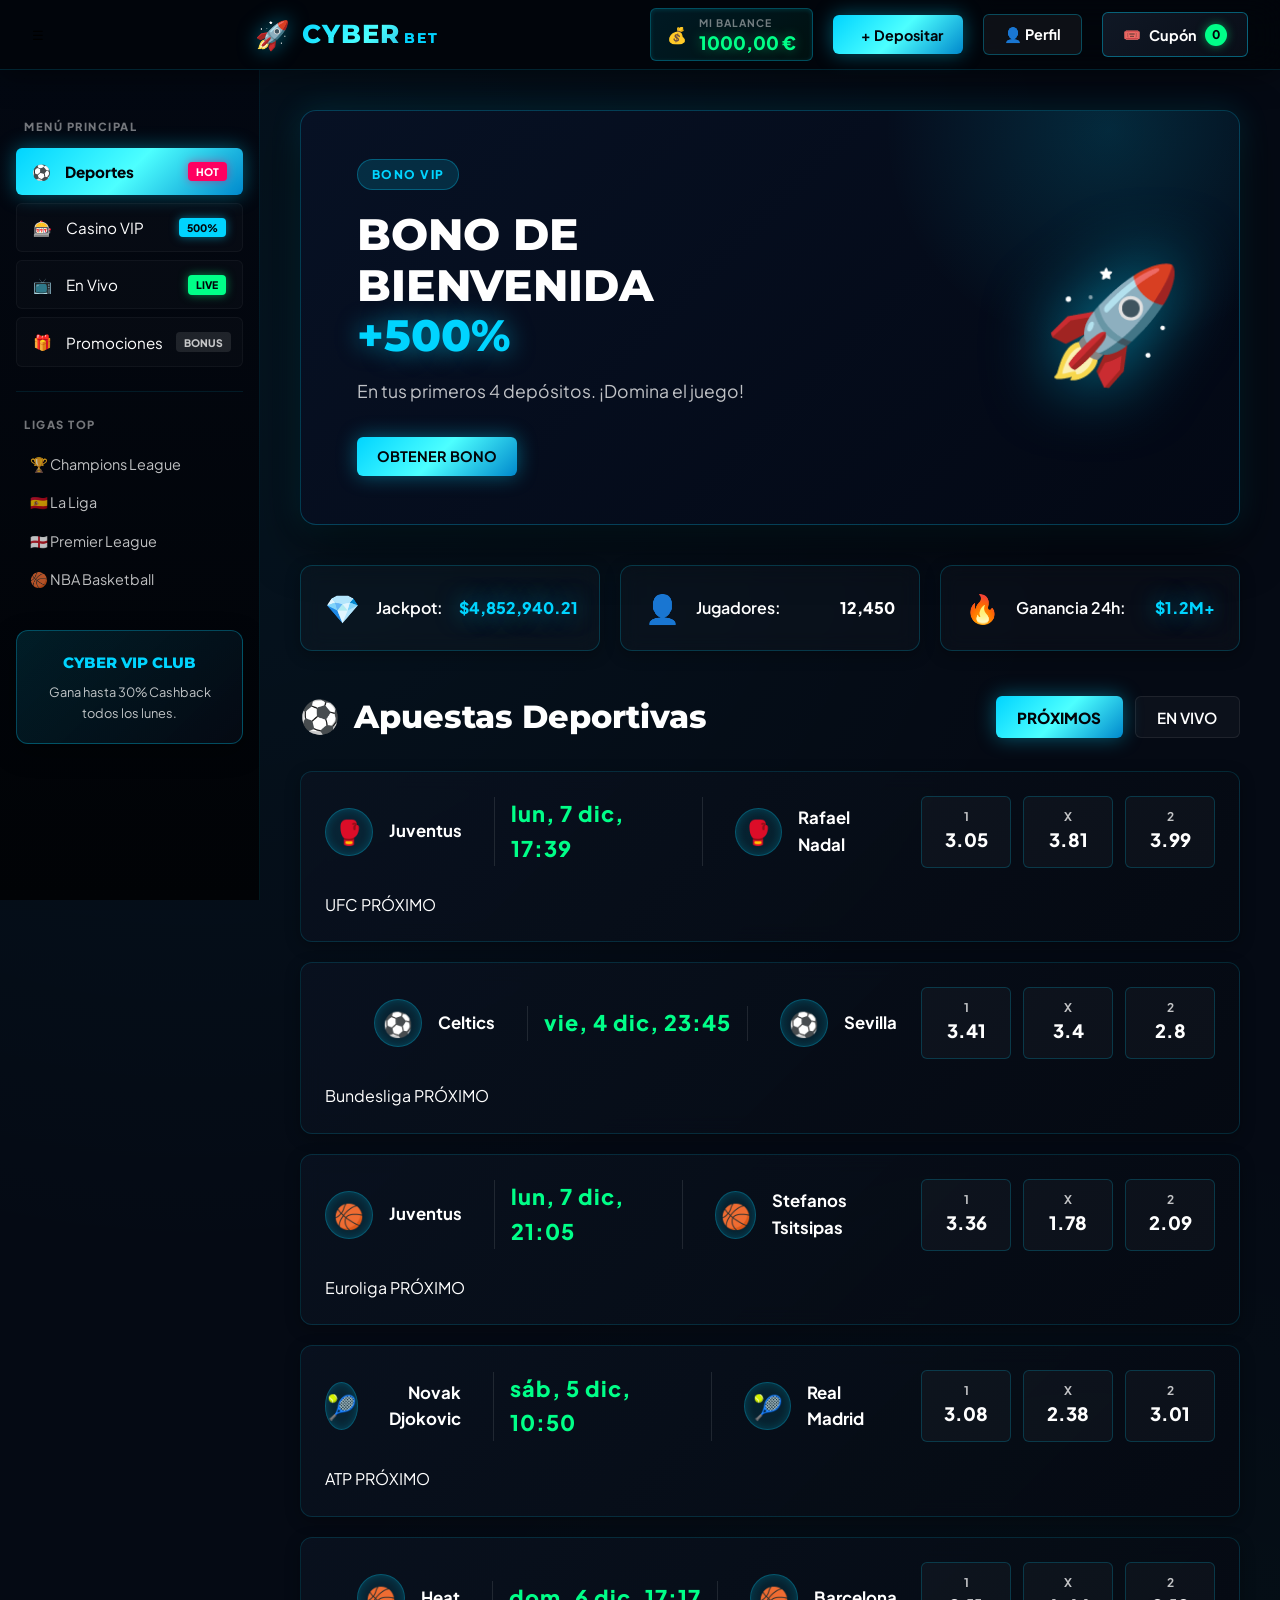
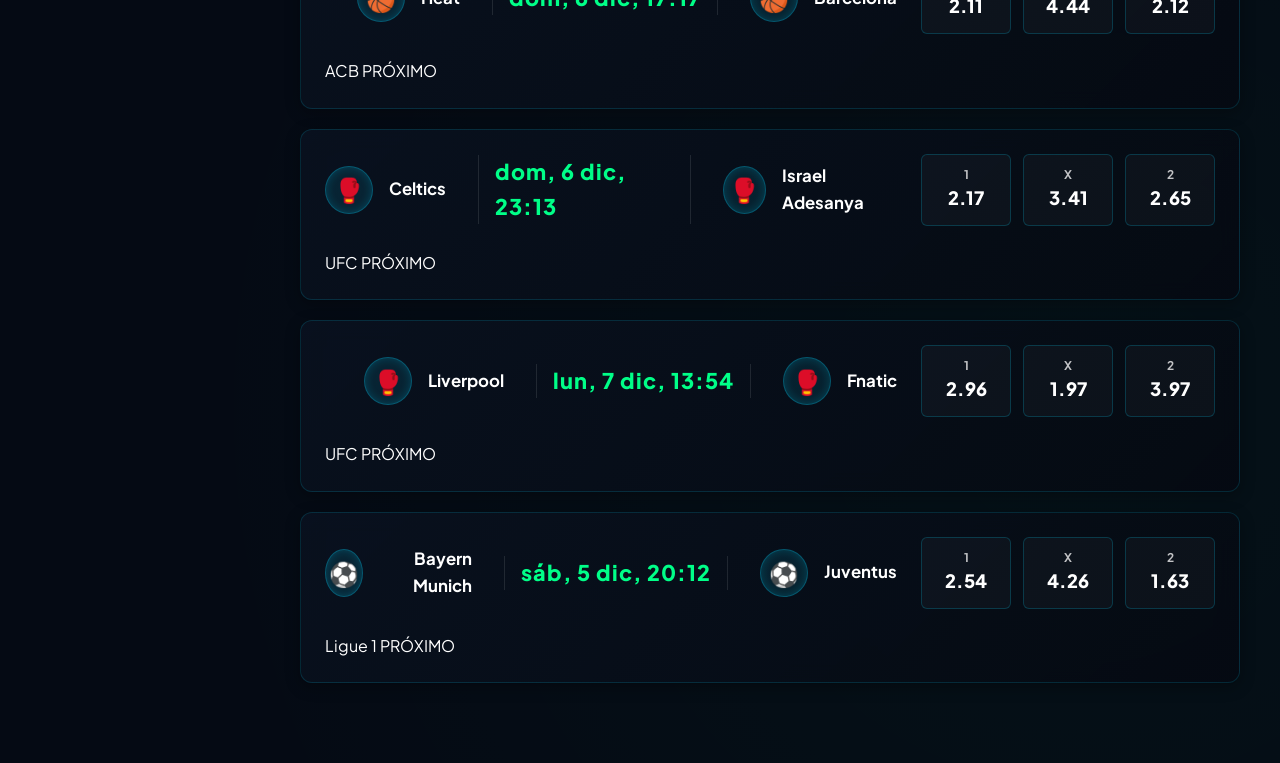
<file: PAGINA APUESTAS/index.html>
<!DOCTYPE html>
<html lang="es">
<head>
    <meta charset="UTF-8">
    <meta name="viewport" content="width=device-width, initial-scale=1.0">
    <title>Casa de Apuestas - Deportes y Casino</title>
    <link rel="preconnect" href="https://fonts.googleapis.com">
    <link rel="preconnect" href="https://fonts.gstatic.com" crossorigin>
    <link href="https://fonts.googleapis.com/css2?family=Montserrat:wght@400;500;600;700;800&family=Plus+Jakarta+Sans:wght@400;500;600;700;800&display=swap" rel="stylesheet">
    <link rel="stylesheet" href="css/variables.css">
    <link rel="stylesheet" href="css/main.css">
    <link rel="stylesheet" href="css/components.css">
    <link rel="stylesheet" href="css/sports.css">
    <link rel="stylesheet" href="css/casino.css">
</head>
<body>
    <div id="app">
        <!-- Header -->
        <header class="app-header">
            <div class="header-content">
                <button id="sidebar-toggle" class="btn-icon mobile-only" aria-label="Menu">☰</button>
                <div class="logo">
                    <span class="logo-icon">🚀</span>
                    <span class="logo-text">CYBER<span class="gold-sub">BET</span></span>
                </div>
                <div class="header-actions">
                    <div class="balance-display">
                        <span class="balance-icon">💰</span>
                        <div class="balance-info">
                            <span class="balance-label">MI BALANCE</span>
                            <span id="balance-amount" class="balance-num">$1,000.00</span>
                        </div>
                    </div>
                    <button id="deposit-btn" class="btn btn-primary"><span class="btn-glow"></span>+ Depositar</button>
                    <button id="profile-btn" class="btn btn-secondary">👤 Perfil</button>
                    <button id="bet-slip-toggle" class="btn btn-betslip">
                        <span class="slip-icon">🎟️</span>
                        <span class="slip-text">Cupón</span>
                        <span id="bet-count-badge" class="badge-count">0</span>
                    </button>
                </div>
            </div>
        </header>

        <!-- Navigation Sidebar -->
        <nav class="sidebar">
            <div class="sidebar-category-label">MENÚ PRINCIPAL</div>
            <ul class="sidebar-menu">
                <li><button class="sidebar-item active" data-section="sports"><span>⚽</span> Deportes <span class="nav-badge hot">HOT</span></button></li>
                <li><button class="sidebar-item" data-section="casino"><span>🎰</span> Casino VIP <span class="nav-badge gold">500%</span></button></li>
                <li><button class="sidebar-item" data-section="live"><span>📺</span> En Vivo <span class="nav-badge live">LIVE</span></button></li>
                <li><button class="sidebar-item" data-section="promotions"><span>🎁</span> Promociones <span class="nav-badge">BONUS</span></button></li>
            </ul>

            <div class="sidebar-divider"></div>
            <div class="sidebar-category-label">LIGAS TOP</div>
            <ul class="sidebar-menu top-leagues">
                <li><button class="sidebar-subitem" data-league="Champions League">🏆 Champions League</button></li>
                <li><button class="sidebar-subitem" data-league="La Liga">🇪🇸 La Liga</button></li>
                <li><button class="sidebar-subitem" data-league="Premier League">🏴󠁧󠁢󠁥󠁮󠁧󠁿 Premier League</button></li>
                <li><button class="sidebar-subitem" data-league="NBA">🏀 NBA Basketball</button></li>
            </ul>

            <div class="sidebar-banner">
                <div class="banner-title">CYBER VIP CLUB</div>
                <p>Gana hasta 30% Cashback todos los lunes.</p>
            </div>
        </nav>

        <!-- Main Content Area -->
        <main class="main-content">
            <!-- Hero Banner -->
            <div class="hero-banner">
                <div class="hero-content">
                    <span class="hero-badge">BONO VIP</span>
                    <h1>BONO DE BIENVENIDA <span class="text-gold">+500%</span></h1>
                    <p>En tus primeros 4 depósitos. ¡Domina el juego!</p>
                    <button class="btn btn-primary btn-lg">OBTENER BONO</button>
                </div>
                <div class="hero-image">
                    <div class="gold-glow"></div>
                    <span class="big-icon">🚀</span>
                </div>
            </div>

            <!-- Stats Ticker -->
            <div class="stats-ticker">
                <div class="ticker-item"><span class="icon">💎</span> Jackpot: <span class="value text-gold" id="jackpot-counter">$4,852,940.21</span></div>
                <div class="ticker-item"><span class="icon">👤</span> Jugadores: <span class="value">12,450</span></div>
                <div class="ticker-item"><span class="icon">🔥</span> Ganancia 24h: <span class="value text-gold">$1.2M+</span></div>
            </div>

            <!-- Sports Betting Section -->
            <section id="sports-section" class="section active">
                <div class="section-header">
                    <h2><span class="icon">⚽</span> Apuestas Deportivas</h2>
                    <div class="section-tabs">
                        <button class="tab active" data-sport="upcoming">PRÓXIMOS</button>
                        <button class="tab" data-sport="live">EN VIVO</button>
                    </div>
                </div>
                <div id="sports-container" class="sports-container">
                    <!-- Sports cards will be injected here -->
                </div>
            </section>

            <!-- Casino Section -->
            <section id="casino-section" class="section">
                <div class="section-header">
                    <h2><span class="icon">🎰</span> Casino VIP</h2>
                    <div class="casino-tabs">
                        <button class="tab active" data-game="slots">TRAGAMONEDAS</button>
                        <button class="tab" data-game="roulette">RULETA</button>
                        <button class="tab" data-game="blackjack">BLACKJACK</button>
                        <button class="tab" data-game="crash">CRASH</button>
                    </div>
                </div>
                <div id="casino-container" class="casino-container">
                    <div id="slots-game" class="casino-game-wrapper"></div>
                    <div id="roulette-game" class="casino-game-wrapper"></div>
                    <div id="blackjack-game" class="casino-game-wrapper"></div>
                    <div id="crash-game" class="casino-game-wrapper"></div>
                </div>
            </section>

            <!-- Live Section -->
            <section id="live-section" class="section">
                <div class="section-header">
                    <h2><span class="icon">📺</span> Eventos en Vivo</h2>
                </div>
                <div id="live-container" class="sports-container">
                    <!-- Live sports cards will be injected here -->
                </div>
            </section>

            <!-- Promotions Section -->
            <section id="promotions-section" class="section">
                <div class="section-header">
                    <h2><span class="icon">🎁</span> Ofertas y Promociones</h2>
                </div>
                <div class="promotions-grid">
                    <div class="promo-card gold-border">
                        <div class="promo-badge">HOT</div>
                        <h3>Cashback 30%</h3>
                        <p>Recupera hasta el 30% de tus pérdidas semanales en casino.</p>
                        <button class="btn btn-secondary btn-sm">SABER MÁS</button>
                    </div>
                    <div class="promo-card">
                        <h3>Bono Express</h3>
                        <p>Aumenta tus cuotas hasta un 15% en apuestas combinadas.</p>
                        <button class="btn btn-secondary btn-sm">SABER MÁS</button>
                    </div>
                    <div class="promo-card">
                        <h3>Torneo Slots</h3>
                        <p>Participa en el torneo semanal y gana parte de los $50,000.</p>
                        <button class="btn btn-secondary btn-sm">UNIRSE</button>
                    </div>
                </div>
            </section>
        </main>

        <!-- Bet Slip -->
        <aside id="bet-slip" class="bet-slip">
            <div class="bet-slip-header">
                <h3>Cupón de Apuestas</h3>
                <button id="close-bet-slip" class="btn-close">&times;</button>
            </div>
            <div id="bet-slip-content" class="bet-slip-content">
                <!-- Bet slip items will be injected here -->
            </div>
            <div class="bet-slip-footer">
                <div id="potential-payout" class="potential-payout">
                    Pago potencial: <span id="payout-amount">$0.00</span>
                </div>
                <button id="place-bet-btn" class="btn btn-success btn-block">Colocar Apuesta</button>
            </div>
        </aside>

        <!-- Modals -->
        <div id="modal-deposit" class="modal">
            <div class="modal-content">
                <div class="modal-header">
                    <h3>Depositar Fondos</h3>
                    <button class="modal-close">&times;</button>
                </div>
                <div class="modal-body">
                    <label for="deposit-amount" class="sr-only">Monto a depositar</label>
                    <input type="number" id="deposit-amount" name="deposit-amount" placeholder="Monto a depositar (mínimo $1)" min="1" aria-describedby="deposit-help">
                    <span id="deposit-help" class="sr-only">Introduce el monto que deseas depositar en dólares o euros</span>
                    <button id="confirm-deposit" class="btn btn-primary btn-block">Confirmar Depósito</button>
                </div>
            </div>
        </div>

        <div id="modal-profile" class="modal">
            <div class="modal-content">
                <div class="modal-header">
                    <h3>Mi Perfil</h3>
                    <button class="modal-close">&times;</button>
                </div>
                <div class="modal-body">
                    <div class="profile-info">
                        <p><strong>Usuario:</strong> Jugador123</p>
                        <p><strong>Nivel:</strong> 5</p>
                        <p><strong>Experiencia:</strong> 2,450 XP</p>
                    </div>
                    <div class="transaction-history">
                        <h4>Historial de Transacciones</h4>
                        <div id="transaction-list" class="transaction-list">
                            <!-- Transactions will be injected here -->
                        </div>
                    </div>
                </div>
            </div>
        </div>

        <!-- Toast Notifications Container -->
        <div id="toast-container" class="toast-container"></div>
    </div>

    <script src="js/utils.js" type="module"></script>
    <script src="js/state.js" type="module"></script>
    <script src="js/components/header.js" type="module"></script>
    <script src="js/components/sportsbetting.js" type="module"></script>
    <script src="js/components/casino.js" type="module"></script>
    <script src="js/components/betslip.js" type="module"></script>
    <script src="js/components/wallet.js" type="module"></script>
    <script src="js/games/slots.js" type="module"></script>
    <script src="js/games/roulette.js" type="module"></script>
    <script src="js/games/blackjack.js" type="module"></script>
    <script src="js/games/crash.js" type="module"></script>
    <script src="js/main.js" type="module"></script>
</body>
</html>
</file>
<file: PAGINA APUESTAS/css/variables.css>
:root {
    --bg-dark: #050a14;
    --bg-darker: #02050a;
    --bg-card: rgba(0, 212, 255, 0.05);
    --bg-card-hover: rgba(0, 212, 255, 0.08);

    --text-primary: #ffffff;
    --text-secondary: rgba(255, 255, 255, 0.75);
    --text-muted: rgba(255, 255, 255, 0.45);

    --neon-green: #00ff88;
    --neon-gold: #00d4ff; /* Updated to Cyan */
    --neon-gold-light: #4dffff;
    --neon-gold-dark: #0088cc;
    --neon-gold-gradient: linear-gradient(135deg, #00d4ff 0%, #4dffff 50%, #0088cc 100%);
    --neon-cyan: #00d4ff;
    --neon-purple: #9d00ff;
    --neon-red: #ff0060;

    --border-radius: 12px;
    --border-radius-sm: 6px;
    --border-radius-lg: 16px;

    --transition-fast: 150ms ease;
    --transition-normal: 300ms ease;
    --transition-slow: 500ms ease;

    --box-shadow: 0 4px 15px rgba(0, 0, 0, 0.3);
    --box-shadow-lg: 0 10px 30px rgba(0, 0, 0, 0.4);
    --box-shadow-gold: 0 0 20px rgba(0, 212, 255, 0.3);
    --box-shadow-gold-lg: 0 0 40px rgba(0, 212, 255, 0.5);
    --box-shadow-neon: 0 0 15px rgba(0, 255, 136, 0.3);

    --font-sans: 'Plus Jakarta Sans', 'Inter', -apple-system, BlinkMacSystemFont, 'Segoe UI', Roboto, sans-serif;
    --font-display: 'Montserrat', 'Playfair Display', Georgia, serif;
    --font-mono: 'Fira Code', 'Courier New', monospace;

    --max-width-container: 1200px;
    --header-height: 70px;
    --sidebar-width: 260px;
    --bet-slip-width: 380px;
}
</file>
<file: PAGINA APUESTAS/css/main.css>
/* Modern Professional Betting Platform Styles */

* {
    margin: 0;
    padding: 0;
    box-sizing: border-box;
}

body {
    font-family: var(--font-sans);
    background-color: var(--bg-dark);
    color: var(--text-primary);
    line-height: 1.6;
    overflow-x: hidden;
    background-image: radial-gradient(circle at 15% 15%, rgba(0, 212, 255, 0.05) 0%, transparent 40%),
                      radial-gradient(circle at 85% 85%, rgba(0, 255, 136, 0.03) 0%, transparent 40%);
}

a {
    text-decoration: none;
    color: inherit;
}

button {
    cursor: pointer;
    border: none;
    background: none;
    font-family: inherit;
}

.app-header {
    position: fixed;
    top: 0;
    left: 0;
    right: 0;
    height: var(--header-height);
    background: rgba(2, 5, 10, 0.9);
    backdrop-filter: blur(16px);
    display: flex;
    align-items: center;
    padding: 0 2rem;
    z-index: 1000;
    border-bottom: 1px solid rgba(0, 212, 255, 0.15);
    box-shadow: 0 4px 30px rgba(0, 0, 0, 0.5);
}

.header-content {
    display: flex;
    justify-content: space-between;
    align-items: center;
    width: 100%;
    max-width: 1600px;
    margin: 0 auto;
}

.logo {
    display: flex;
    align-items: center;
    gap: 0.75rem;
}

.logo-icon {
    font-size: 1.75rem;
    filter: drop-shadow(0 0 10px rgba(0, 212, 255, 0.5));
}

.logo-text {
    font-family: var(--font-display);
    font-size: 1.6rem;
    font-weight: 800;
    background: var(--neon-gold-gradient);
    -webkit-background-clip: text;
    -webkit-text-fill-color: transparent;
    letter-spacing: 1px;
}

.gold-sub {
    font-size: 0.85rem;
    font-weight: 700;
    color: var(--neon-cyan);
    letter-spacing: 2px;
    margin-left: 4px;
    -webkit-text-fill-color: var(--neon-cyan);
}

.header-actions {
    display: flex;
    align-items: center;
    gap: 1.25rem;
}

.balance-display {
    background: linear-gradient(135deg, rgba(0, 212, 255, 0.1), rgba(0, 255, 136, 0.05));
    border: 1px solid rgba(0, 212, 255, 0.3);
    padding: 0.4rem 1rem;
    border-radius: var(--border-radius-sm);
    display: flex;
    align-items: center;
    gap: 0.75rem;
    box-shadow: inset 0 1px 4px rgba(0, 212, 255, 0.15);
}

.balance-label {
    font-size: 0.65rem;
    font-weight: 700;
    color: var(--text-muted);
    letter-spacing: 1px;
    display: block;
}

.balance-num {
    font-size: 1.15rem;
    font-weight: 800;
    color: var(--neon-green);
    text-shadow: 0 0 12px rgba(0, 255, 136, 0.4);
    display: block;
    line-height: 1.2;
}

.btn {
    padding: 0.65rem 1.25rem;
    border-radius: var(--border-radius-sm);
    font-weight: 700;
    font-size: 0.9rem;
    transition: all var(--transition-normal);
    display: inline-flex;
    align-items: center;
    justify-content: center;
    gap: 0.5rem;
}

.btn-primary {
    background: var(--neon-gold-gradient);
    color: #02050a;
    box-shadow: 0 0 20px rgba(0, 212, 255, 0.4);
}

.btn-primary:hover {
    transform: translateY(-2px);
    box-shadow: 0 0 30px rgba(0, 212, 255, 0.6);
    filter: brightness(1.1);
}

.btn-secondary {
    background: rgba(255, 255, 255, 0.05);
    border: 1px solid rgba(0, 212, 255, 0.3);
    color: var(--text-primary);
}

.btn-secondary:hover {
    background: rgba(0, 212, 255, 0.1);
    border-color: var(--neon-cyan);
    color: var(--neon-cyan);
}

.btn-betslip {
    background: linear-gradient(135deg, rgba(20, 30, 45, 0.8), rgba(10, 15, 25, 0.9));
    border: 1px solid rgba(0, 212, 255, 0.4);
    color: var(--text-primary);
    position: relative;
}

.btn-betslip:hover {
    border-color: var(--neon-cyan);
    box-shadow: 0 0 15px rgba(0, 212, 255, 0.3);
}

.badge-count {
    background: var(--neon-green);
    color: #02050a;
    font-size: 0.75rem;
    font-weight: 800;
    width: 22px;
    height: 22px;
    border-radius: 50%;
    display: flex;
    align-items: center;
    justify-content: center;
    box-shadow: 0 0 10px rgba(0, 255, 136, 0.5);
}

.sidebar {
    position: fixed;
    top: var(--header-height);
    left: 0;
    bottom: 0;
    width: var(--sidebar-width);
    background: linear-gradient(180deg, #030812 0%, #010306 100%);
    padding: 1.5rem 1rem;
    overflow-y: auto;
    z-index: 900;
    border-right: 1px solid rgba(0, 212, 255, 0.1);
}

.sidebar-category-label {
    font-size: 0.7rem;
    font-weight: 800;
    color: var(--text-muted);
    letter-spacing: 1.5px;
    margin: 1.5rem 0 0.75rem 0.5rem;
}

.sidebar-menu {
    list-style: none;
}

.sidebar-item {
    display: flex;
    align-items: center;
    gap: 0.85rem;
    width: 100%;
    padding: 0.85rem 1rem;
    margin-bottom: 0.5rem;
    background: rgba(255, 255, 255, 0.02);
    border: 1px solid rgba(255, 255, 255, 0.04);
    border-radius: var(--border-radius-sm);
    color: var(--text-primary);
    font-size: 0.95rem;
    transition: all var(--transition-normal);
}

.sidebar-item:hover {
    background: rgba(0, 212, 255, 0.08);
    border-color: rgba(0, 212, 255, 0.2);
    color: var(--neon-cyan);
    transform: translateX(4px);
}

.sidebar-item.active {
    background: var(--neon-gold-gradient);
    color: #02050a;
    font-weight: 800;
    box-shadow: 0 0 20px rgba(0, 212, 255, 0.4);
    border: none;
}

.nav-badge {
    margin-left: auto;
    font-size: 0.65rem;
    font-weight: 800;
    padding: 0.2rem 0.5rem;
    border-radius: 4px;
    background: rgba(255, 255, 255, 0.1);
    color: var(--text-secondary);
}

.nav-badge.hot { background: var(--neon-red); color: #fff; box-shadow: 0 0 10px rgba(255, 0, 96, 0.5); }
.nav-badge.gold { background: var(--neon-cyan); color: #02050a; box-shadow: 0 0 10px rgba(0, 212, 255, 0.5); }
.nav-badge.live { background: var(--neon-green); color: #02050a; box-shadow: 0 0 10px rgba(0, 255, 136, 0.5); }

.sidebar-divider {
    height: 1px;
    background: rgba(0, 212, 255, 0.1);
    margin: 1.5rem 0;
}

.sidebar-subitem {
    display: flex;
    align-items: center;
    gap: 0.75rem;
    width: 100%;
    padding: 0.6rem 0.85rem;
    color: var(--text-secondary);
    font-size: 0.9rem;
    border-radius: var(--border-radius-sm);
    transition: all var(--transition-fast);
}

.sidebar-subitem:hover {
    color: var(--neon-cyan);
    background: rgba(0, 212, 255, 0.05);
}

.sidebar-banner {
    margin-top: 2rem;
    padding: 1.25rem;
    background: linear-gradient(135deg, rgba(0, 212, 255, 0.12), rgba(5, 10, 20, 0.95));
    border: 1px solid rgba(0, 212, 255, 0.3);
    border-radius: var(--border-radius);
    text-align: center;
    box-shadow: 0 8px 25px rgba(0, 0, 0, 0.4);
}

.banner-title {
    font-family: var(--font-display);
    font-size: 0.95rem;
    font-weight: 800;
    color: var(--neon-cyan);
    margin-bottom: 0.4rem;
}

.sidebar-banner p {
    font-size: 0.8rem;
    color: var(--text-secondary);
}

.main-content {
    margin-left: var(--sidebar-width);
    margin-top: var(--header-height);
    padding: 2.5rem;
    min-height: calc(100vh - var(--header-height));
    max-width: 1500px;
}

.hero-banner {
    position: relative;
    background: linear-gradient(135deg, #071124 0%, #030814 100%);
    border: 1px solid rgba(0, 212, 255, 0.25);
    border-radius: var(--border-radius-lg);
    padding: 3rem 3.5rem;
    display: flex;
    justify-content: space-between;
    align-items: center;
    margin-bottom: 2.5rem;
    overflow: hidden;
    box-shadow: 0 20px 50px rgba(0,0,0,0.6), 0 0 30px rgba(0, 212, 255, 0.15);
}

.hero-banner::before {
    content: '';
    position: absolute;
    top: -50%;
    right: -10%;
    width: 450px;
    height: 450px;
    background: radial-gradient(circle, rgba(0, 212, 255, 0.15) 0%, transparent 70%);
    z-index: 1;
    pointer-events: none;
}

.hero-content {
    position: relative;
    z-index: 2;
    max-width: 55%;
}

.hero-badge {
    background: rgba(0, 212, 255, 0.15);
    color: var(--neon-cyan);
    padding: 0.3rem 0.85rem;
    border-radius: 20px;
    font-size: 0.75rem;
    font-weight: 800;
    margin-bottom: 1.2rem;
    border: 1px solid rgba(0, 212, 255, 0.3);
    text-transform: uppercase;
    letter-spacing: 1.5px;
    display: inline-block;
}

.hero-content h1 {
    font-family: var(--font-display);
    font-size: 2.75rem;
    font-weight: 800;
    line-height: 1.15;
    margin-bottom: 1rem;
    color: #fff;
}

.text-gold {
    color: var(--neon-cyan) !important;
    text-shadow: 0 0 25px rgba(0, 212, 255, 0.6);
}

.hero-content p {
    font-size: 1.1rem;
    color: var(--text-secondary);
    margin-bottom: 2rem;
}

.hero-image {
    position: relative;
    display: flex;
    align-items: center;
    justify-content: center;
    z-index: 2;
}

.big-icon {
    font-size: 7rem;
    filter: drop-shadow(0 0 35px rgba(0, 212, 255, 0.6));
    animation: floatIcon 3s ease-in-out infinite;
}

@keyframes floatIcon {
    0%, 100% { transform: translateY(0) rotate(0deg); }
    50% { transform: translateY(-12px) rotate(4deg); }
}

.stats-ticker {
    display: grid;
    grid-template-columns: repeat(auto-fit, minmax(260px, 1fr));
    gap: 1.25rem;
    margin-bottom: 2.5rem;
}

.ticker-item {
    background: rgba(255, 255, 255, 0.02);
    border: 1px solid rgba(0, 212, 255, 0.2);
    border-radius: var(--border-radius);
    padding: 1.25rem 1.5rem;
    display: flex;
    align-items: center;
    gap: 1rem;
    font-weight: 600;
    font-size: 1rem;
    box-shadow: var(--box-shadow);
    backdrop-filter: blur(10px);
}

.ticker-item .icon {
    font-size: 1.75rem;
}

.ticker-item .value {
    margin-left: auto;
    font-weight: 800;
}

.section {
    display: none;
    margin-bottom: 2.5rem;
}

.section.active {
    display: block;
    animation: fadeInSection 0.3s ease;
}

@keyframes fadeInSection {
    from { opacity: 0; transform: translateY(10px); }
    to { opacity: 1; transform: translateY(0); }
}

.section-header {
    display: flex;
    justify-content: space-between;
    align-items: center;
    margin-bottom: 1.75rem;
}

.section-header h2 {
    font-family: var(--font-display);
    font-size: 2rem;
    font-weight: 800;
    color: #fff;
    display: flex;
    align-items: center;
    gap: 0.85rem;
}

.section-tabs, .casino-tabs {
    display: flex;
    gap: 0.75rem;
}

.tab {
    padding: 0.65rem 1.35rem;
    background: rgba(255, 255, 255, 0.03);
    border: 1px solid rgba(255, 255, 255, 0.08);
    border-radius: var(--border-radius-sm);
    color: var(--text-primary);
    font-size: 0.95rem;
    font-weight: 600;
    transition: all var(--transition-normal);
}

.tab:hover {
    background: rgba(0, 212, 255, 0.1);
    border-color: rgba(0, 212, 255, 0.3);
}

.tab.active {
    background: var(--neon-gold-gradient);
    color: #02050a;
    font-weight: 800;
    box-shadow: 0 0 20px rgba(0, 212, 255, 0.4);
    border: none;
}

.sports-container, .casino-container {
    display: grid;
    gap: 1.25rem;
}

.card {
    background: linear-gradient(135deg, rgba(10, 18, 32, 0.85), rgba(5, 10, 18, 0.95));
    border-radius: var(--border-radius);
    padding: 1.5rem;
    box-shadow: var(--box-shadow);
    transition: all var(--transition-normal);
    border: 1px solid rgba(0, 212, 255, 0.15);
    backdrop-filter: blur(10px);
}

.card:hover {
    border-color: rgba(0, 212, 255, 0.35);
    transform: translateY(-3px);
    box-shadow: 0 10px 30px rgba(0, 0, 0, 0.5), 0 0 20px rgba(0, 212, 255, 0.15);
}

.match-card {
    display: grid;
    grid-template-columns: 1fr auto;
    align-items: center;
    gap: 1.5rem;
}

.match-info {
    display: flex;
    align-items: center;
    justify-content: space-between;
    gap: 2rem;
}

.team-home, .team-away {
    display: flex;
    align-items: center;
    gap: 1rem;
    flex: 1;
}

.team-home { justify-content: flex-end; text-align: right; }
.team-away { justify-content: flex-start; text-align: left; }

.team-logo {
    width: 48px;
    height: 48px;
    background: rgba(0, 212, 255, 0.1);
    border: 1px solid rgba(0, 212, 255, 0.3);
    border-radius: 50%;
    display: flex;
    align-items: center;
    justify-content: center;
    font-size: 1.5rem;
    box-shadow: inset 0 0 10px rgba(0, 212, 255, 0.2);
}

.team-name {
    font-weight: 700;
    font-size: 1.05rem;
    color: var(--text-primary);
}

.match-score {
    display: flex;
    flex-direction: column;
    align-items: center;
    gap: 0.25rem;
    padding: 0 1rem;
    border-left: 1px solid rgba(255, 255, 255, 0.1);
    border-right: 1px solid rgba(255, 255, 255, 0.1);
}

.match-score div:first-child {
    font-size: 1.35rem;
    font-weight: 800;
    color: var(--neon-green);
    letter-spacing: 1px;
}

.match-score div:nth-child(2) {
    font-size: 0.8rem;
    color: var(--text-secondary);
}

.match-odds {
    display: flex;
    gap: 0.75rem;
}

.odd-btn {
    min-width: 90px;
    padding: 0.75rem 1rem;
    background: rgba(255, 255, 255, 0.03);
    border-radius: var(--border-radius-sm);
    color: var(--text-primary);
    font-weight: 700;
    border: 1px solid rgba(0, 212, 255, 0.2);
    transition: all var(--transition-normal);
    display: flex;
    flex-direction: column;
    align-items: center;
    gap: 0.25rem;
}

.odd-btn:hover {
    background: rgba(0, 212, 255, 0.12);
    border-color: var(--neon-cyan);
    transform: translateY(-2px);
    box-shadow: 0 5px 15px rgba(0, 212, 255, 0.2);
}

.odd-btn.active {
    background: var(--neon-green);
    color: #02050a;
    box-shadow: 0 0 20px rgba(0, 255, 136, 0.5);
    border-color: var(--neon-green);
}

.odd-label {
    font-size: 0.75rem;
    color: var(--text-secondary);
    text-transform: uppercase;
}

.odd-value {
    font-size: 1.15rem;
    font-weight: 800;
}

.bet-slip {
    position: fixed;
    top: var(--header-height);
    right: -100%;
    width: var(--bet-slip-width);
    height: calc(100vh - var(--header-height));
    background: linear-gradient(180deg, #030812 0%, #010306 100%);
    padding: 1.75rem;
    overflow-y: auto;
    z-index: 1000;
    transition: right var(--transition-normal);
    border-left: 1px solid rgba(0, 212, 255, 0.2);
    display: flex;
    flex-direction: column;
    box-shadow: -10px 0 40px rgba(0, 0, 0, 0.7);
}

.bet-slip.open {
    right: 0;
}

.bet-slip-header {
    display: flex;
    justify-content: space-between;
    align-items: center;
    margin-bottom: 1.5rem;
    padding-bottom: 1rem;
    border-bottom: 1px solid rgba(0, 212, 255, 0.15);
}

.bet-slip-header h3 {
    font-family: var(--font-display);
    font-size: 1.35rem;
    font-weight: 800;
    display: flex;
    align-items: center;
    gap: 0.75rem;
}

.bet-slip-content {
    flex: 1;
    overflow-y: auto;
    margin-bottom: 1.5rem;
}

.bet-slip-item {
    background: rgba(255, 255, 255, 0.02);
    border: 1px solid rgba(0, 212, 255, 0.2);
    border-radius: var(--border-radius-sm);
    padding: 1rem;
    margin-bottom: 1rem;
    position: relative;
}

.bet-slip-event {
    font-size: 0.9rem;
    font-weight: 700;
    margin-bottom: 0.3rem;
}

.bet-slip-odd {
    font-size: 0.85rem;
    color: var(--text-secondary);
    display: flex;
    justify-content: space-between;
    margin-bottom: 0.75rem;
}

.bet-slip-odd span {
    color: var(--neon-cyan);
    font-weight: 800;
}

.bet-slip-stake {
    display: flex;
    align-items: center;
    gap: 0.5rem;
}

.bet-slip-stake label {
    font-size: 0.8rem;
    color: var(--text-secondary);
}

.bet-slip-stake input {
    flex: 1;
    background: rgba(0, 0, 0, 0.5);
    border: 1px solid rgba(0, 212, 255, 0.3);
    border-radius: 4px;
    padding: 0.4rem 0.75rem;
    color: #fff;
    font-weight: 700;
}

.bet-slip-remove {
    position: absolute;
    top: 0.5rem;
    right: 0.5rem;
    color: var(--text-muted);
    font-size: 1.25rem;
    cursor: pointer;
    transition: color var(--transition-fast);
}

.bet-slip-remove:hover {
    color: var(--neon-red);
}

.bet-slip-footer {
    border-top: 1px solid rgba(0, 212, 255, 0.15);
    padding-top: 1.5rem;
}

.potential-payout {
    font-size: 1.1rem;
    font-weight: 700;
    text-align: center;
    margin-bottom: 1.25rem;
    color: var(--text-secondary);
}

.potential-payout span {
    font-size: 1.5rem;
    font-weight: 800;
    color: var(--neon-green);
    text-shadow: 0 0 10px rgba(0, 255, 136, 0.4);
}

.promotions-grid {
    display: grid;
    grid-template-columns: repeat(auto-fit, minmax(320px, 1fr));
    gap: 1.5rem;
}

.promo-card {
    background: linear-gradient(135deg, rgba(10, 18, 32, 0.9), rgba(4, 8, 15, 0.95));
    border: 1px solid rgba(0, 212, 255, 0.2);
    border-radius: var(--border-radius);
    padding: 2rem;
    position: relative;
    overflow: hidden;
    transition: all var(--transition-normal);
}

.promo-card.gold-border {
    border-color: rgba(0, 212, 255, 0.5);
    box-shadow: 0 10px 30px rgba(0, 212, 255, 0.15);
}

.promo-card:hover {
    transform: translateY(-5px);
    border-color: var(--neon-cyan);
    box-shadow: 0 15px 40px rgba(0, 212, 255, 0.25);
}

.promo-badge {
    position: absolute;
    top: 1.25rem;
    right: 1.25rem;
    background: var(--neon-red);
    color: #fff;
    font-size: 0.7rem;
    font-weight: 800;
    padding: 0.25rem 0.6rem;
    border-radius: 4px;
    box-shadow: 0 0 12px rgba(255, 0, 96, 0.6);
}

.promo-card h3 {
    font-family: var(--font-display);
    font-size: 1.4rem;
    font-weight: 800;
    margin-bottom: 0.75rem;
    color: var(--neon-cyan);
}

.promo-card p {
    font-size: 0.95rem;
    color: var(--text-secondary);
    margin-bottom: 1.5rem;
}

.modal {
    position: fixed;
    top: 0;
    left: 0;
    right: 0;
    bottom: 0;
    background: rgba(2, 5, 10, 0.85);
    backdrop-filter: blur(8px);
    display: flex;
    align-items: center;
    justify-content: center;
    z-index: 1200;
    opacity: 0;
    visibility: hidden;
    transition: all 0.3s ease;
}

.modal.open {
    opacity: 1;
    visibility: visible;
}

.modal-content {
    background: linear-gradient(135deg, #071124, #030814);
    border: 1px solid rgba(0, 212, 255, 0.3);
    border-radius: var(--border-radius-lg);
    width: 90%;
    max-width: 450px;
    box-shadow: 0 25px 60px rgba(0,0,0,0.8), 0 0 30px rgba(0, 212, 255, 0.2);
    animation: modalFadeIn 0.3s ease;
}

@keyframes modalFadeIn {
    from { opacity: 0; transform: translateY(-20px) scale(0.95); }
    to { opacity: 1; transform: translateY(0) scale(1); }
}

.modal-header {
    display: flex;
    justify-content: space-between;
    align-items: center;
    padding: 1.5rem;
    border-bottom: 1px solid rgba(0, 212, 255, 0.15);
}

.modal-header h3 {
    font-family: var(--font-display);
    font-size: 1.4rem;
    font-weight: 800;
}

.modal-body {
    padding: 1.75rem;
}

.modal-body input {
    width: 100%;
    padding: 0.85rem 1rem;
    background: rgba(0, 0, 0, 0.6);
    border: 1px solid rgba(0, 212, 255, 0.3);
    border-radius: var(--border-radius-sm);
    color: #fff;
    font-size: 1.1rem;
    font-weight: 700;
    margin-bottom: 1.25rem;
}

.modal-body input:focus {
    outline: none;
    border-color: var(--neon-cyan);
    box-shadow: 0 0 15px rgba(0, 212, 255, 0.3);
}

/* Responsive */
@media (max-width: 1024px) {
    .sidebar { width: 220px; }
    .main-content { margin-left: 220px; }
}

@media (max-width: 768px) {
    .sidebar { width: 0; transform: translateX(-100%); }
    .sidebar.open { width: 260px; transform: translateX(0); }
    .main-content { margin-left: 0; padding: 1rem; }
    .hero-banner { flex-direction: column; padding: 2rem; text-align: center; }
    .hero-content { max-width: 100%; margin-bottom: 1.5rem; }
    .match-card { grid-template-columns: 1fr; gap: 1rem; }
    .match-info { flex-direction: column; gap: 1rem; }
    .team-home, .team-away { justify-content: center; text-align: center; }
    .match-score { border: none; padding: 0.5rem 0; }
}
</file>
<file: PAGINA APUESTAS/css/components.css>
/* Additional component-specific styles */

/* Bet slip item styles */
.bet-slip-item {
    display: flex;
    justify-content: space-between;
    align-items: center;
    padding: 1rem;
    background-color: var(--bg-card);
    border-radius: var(--border-radius-sm);
    margin-bottom: 0.75rem;
    border: 1px solid rgba(255,255,255,0.1);
}

.bet-slip-item.active {
    background-color: rgba(0, 255, 136, 0.1);
    border-color: var(--neon-green);
}

.bet-slip-selection {
    display: flex;
    flex-direction: column;
    gap: 0.25rem;
}

.bet-slip-event {
    font-weight: 600;
    font-size: 0.9rem;
}

.bet-slip-odd {
    display: flex;
    align-items: center;
    gap: 0.25rem;
    font-size: 0.85rem;
    color: var(--neon-green);
}

.bet-slip-stake {
    display: flex;
    align-items: center;
    gap: 0.5rem;
}

.bet-slip-stake input {
    width: 80px;
    padding: 0.25rem 0.5rem;
    background-color: var(--bg-card);
    border: 1px solid rgba(255,255,255,0.2);
    border-radius: var(--border-radius-sm);
    color: var(--text-primary);
    font-size: 0.9rem;
}

.bet-slip-stake input:focus {
    outline: none;
    border-color: var(--neon-green);
    box-shadow: 0 0 0 2px rgba(0, 255, 136, 0.2);
}

.bet-slip-remove {
    background: none;
    color: var(--neon-red);
    font-size: 1.25rem;
    width: 30px;
    height: 30px;
    display: flex;
    align-items: center;
    justify-content: center;
    border-radius: 50%;
    transition: var(--transition-fast);
}

.bet-slip-remove:hover {
    background-color: rgba(255, 0, 96, 0.2);
    color: var(--text-primary);
}

/* Sports betting specific styles */
.loading-skeleton {
    height: 120px;
    background: var(--bg-card);
    border-radius: var(--border-radius);
    animation: shimmer 1.5s infinite;
}

/* Casino game specific styles */
#slots-game, #roulette-game, #blackjack-game, #crash-game {
    display: none;
}

#slots-game.active, #roulette-game.active, #blackjack-game.active, #crash-game.active {
    display: block;
}

/* Slot machine specific */
.slot-machine {
    display: flex;
    justify-content: center;
    align-items: center;
    gap: 1rem;
    margin: 2rem 0;
}

.slot-reel {
    display: flex;
    flex-direction: column;
    align-items: center;
    background-color: var(--bg-card);
    border-radius: var(--border-radius);
    padding: 1rem;
    min-width: 80px;
    box-shadow: var(--box-shadow);
}

.slot-symbol {
    font-size: 2.5rem;
    margin: 0.25rem 0;
    min-height: 50px;
    display: flex;
    align-items: center;
    justify-content: center;
}

.spin-button {
    padding: 1rem 2rem;
    font-size: 1.25rem;
    font-weight: 600;
    background-color: var(--neon-green);
    color: var(--bg-dark);
    border: none;
    border-radius: var(--border-radius);
    cursor: pointer;
    transition: var(--transition-normal);
    box-shadow: var(--box-shadow-neon);
}

.spin-button:hover {
    background-color: var(--neon-cyan);
    transform: translateY(-2px);
}

.spin-button:active {
    transform: translateY(0);
}

/* Roulette specific */
.roulette-table {
    display: grid;
    grid-template-columns: repeat(4, 1fr);
    gap: 0.5rem;
    margin: 2rem 0;
}

.roulette-wheel {
    width: 250px;
    height: 250px;
    background-color: var(--bg-card);
    border-radius: 50%;
    margin: 0 auto 2rem;
    position: relative;
    box-shadow: var(--box-shadow);
    overflow: hidden;
    border: 3px solid var(--neon-green);
}

.roulette-wheel::after {
    content: '';
    position: absolute;
    top: 50%;
    left: 50%;
    width: 20px;
    height: 20px;
    background-color: var(--neon-red);
    border-radius: 50%;
    transform: translate(-50%, -50%);
    z-index: 10;
}

.roulette-ball {
    position: absolute;
    width: 15px;
    height: 15px;
    background-color: var(--neon-white);
    border-radius: 50%;
    top: 50%;
    left: 50%;
    transform: translate(-50%, -50%);
    z-index: 11;
    transition: top 0.1s ease, left 0.1s ease;
}

.roulette-number {
    width: 50px;
    height: 50px;
    background-color: var(--bg-card);
    border-radius: 50%;
    display: flex;
    align-items: center;
    justify-content: center;
    font-weight: 600;
    font-size: 0.9rem;
    border: 1px solid rgba(255,255,255,0.2);
    cursor: pointer;
    transition: var(--transition-normal);
}

.roulette-number:hover {
    background-color: var(--bg-card-hover);
    transform: scale(1.05);
}

.roulette-number.red {
    color: var(--neon-red);
}

.roulette-number.black {
    color: var(--text-primary);
}

.roulette-number.zero {
    color: var(--neon-green);
    background-color: var(--bg-card);
}

.roulette-board-section {
    display: flex;
    flex-direction: column;
    gap: 0.25rem;
}

.roulette-board-label {
    font-size: 0.8rem;
    color: var(--text-secondary);
    text-align: center;
    margin-bottom: 0.25rem;
}

.roulette-board-grid {
    display: grid;
    grid-template-columns: repeat(3, 1fr);
    gap: 0.25rem;
}

/* Blackjack specific */
.blackjack-table {
    display: flex;
    justify-content: space-between;
    align-items: flex-end;
    margin: 2rem 0;
    min-height: 300px;
}

.blackjack-hand {
    display: flex;
    flex-direction: column;
    align-items: center;
    gap: 1rem;
}

.blackjack-cards {
    display: flex;
    gap: 0.5rem;
}

.blackjack-card {
    width: 60px;
    height: 90px;
    background-color: var(--text-primary);
    border-radius: var(--border-radius-sm);
    position: relative;
    overflow: hidden;
    box-shadow: var(--box-shadow);
    display: flex;
    align-items: center;
    justify-content: center;
    font-size: 1.5rem;
    font-weight: 600;
}

.blackjack-card::before {
    content: '';
    position: absolute;
    top: 0;
    left: 0;
    right: 0;
    bottom: 0;
    background-color: var(--bg-card);
    opacity: 0.1;
    transition: opacity 0.2s ease;
}

.blackjack-card:hover::before {
    opacity: 0.2;
}

.blackjack-card.red {
    color: var(--neon-red);
}

.blackjack-card.black {
    color: var(--bg-dark);
}

.blackjack-dealer {
    margin-bottom: 2rem;
}

.blackjack-dealer-label {
    font-size: 1.1rem;
    font-weight: 600;
    margin-bottom: 0.5rem;
    color: var(--neon-green);
}

.blackjack-actions {
    display: flex;
    gap: 1rem;
    justify-content: center;
    margin-top: 2rem;
}

.blackjack-btn {
    padding: 0.75rem 1.5rem;
    font-size: 1rem;
    font-weight: 600;
    border-radius: var(--border-radius-sm);
    transition: var(--transition-normal);
    cursor: pointer;
}

.blackjack-btn.hit {
    background-color: var(--neon-green);
    color: var(--bg-dark);
}

.blackjack-btn.hit:hover {
    background-color: var(--neon-cyan);
}

.blackjack-btn.stand {
    background-color: var(--neon-red);
    color: var(--text-primary);
}

.blackjack-btn.stand:hover {
    background-color: rgba(255, 0, 96, 0.8);
}

.blackjack-btn.double {
    background-color: var(--neon-gold);
    color: var(--bg-dark);
}

.blackjack-btn.double:hover {
    background-color: #e6b800;
}

.blackjack-btn.split {
    background-color: var(--neon-purple);
    color: var(--text-primary);
}

.blackjack-btn.split:hover {
    background-color: #9900cc;
}

.blackjack-stats {
    display: flex;
    justify-content: space-between;
    margin-top: 1rem;
    font-size: 0.9rem;
    color: var(--text-secondary);
}

/* Crash specific */
.crash-container {
    position: relative;
    height: 300px;
    margin: 2rem 0;
}

.crash-graph {
    position: absolute;
    top: 0;
    left: 0;
    right: 0;
    bottom: 0;
    background-color: var(--bg-card);
    border-radius: var(--border-radius);
    overflow: hidden;
    box-shadow: var(--box-shadow);
}

.crash-line {
    position: absolute;
    bottom: 0;
    left: 0;
    height: 3px;
    background-color: var(--neon-green);
    transition: height 0.01s ease;
}

.crash-point {
    position: absolute;
    width: 12px;
    height: 12px;
    background-color: var(--neon-green);
    border-radius: 50%;
    bottom: 0;
    left: 0;
    transform: translate(-50%, -50%);
    box-shadow: 0 0 10px rgba(0, 255, 136, 0.5);
    z-index: 10;
}

.crash-multiplier {
    position: absolute;
    top: 50%;
    left: 50%;
    transform: translate(-50%, -50%);
    font-size: 3rem;
    font-weight: 600;
    color: var(--text-primary);
    text-shadow: 0 0 10px rgba(0, 255, 136, 0.5);
    z-index: 10;
    font-family: var(--font-mono);
}

.crash-history {
    display: flex;
    justify-content: center;
    gap: 0.5rem;
    margin-top: 1rem;
    flex-wrap: wrap;
}

.crash-history-item {
    padding: 0.25rem 0.5rem;
    background-color: var(--bg-card);
    border-radius: var(--border-radius-sm);
    font-size: 0.85rem;
    color: var(--text-secondary);
    border: 1px solid rgba(255,255,255,0.1);
}

.crash-history-item.win {
    color: var(--neon-green);
    background-color: rgba(0, 255, 136, 0.1);
    border-color: var(--neon-green);
}

.crash-history-item.loss {
    color: var(--neon-red);
    background-color: rgba(255, 0, 96, 0.1);
    border-color: var(--neon-red);
}

.crash-controls {
    display: flex;
    justify-content: center;
    gap: 1rem;
    margin-top: 2rem;
}

.crash-btn {
    padding: 0.75rem 1.5rem;
    font-size: 1rem;
    font-weight: 600;
    border-radius: var(--border-radius-sm);
    transition: var(--transition-normal);
    cursor: pointer;
    display: flex;
    align-items: center;
    gap: 0.5rem;
}

.crash-btn.cashout {
    background-color: var(--neon-green);
    color: var(--bg-dark);
}

.crash-btn.cashout:hover {
    background-color: var(--neon-cyan);
}

.crash-btn.newbet {
    background-color: var(--bg-card);
    color: var(--text-primary);
    border: 1px solid rgba(255,255,255,0.2);
}

.crash-btn.newbet:hover {
    background-color: var(--bg-card-hover);
}

.crash-auto {
    display: flex;
    align-items: center;
    gap: 0.5rem;
    margin-top: 1rem;
    font-size: 0.9rem;
    color: var(--text-secondary);
}

.crash-auto input {
    width: 60px;
    padding: 0.25rem 0.5rem;
    background-color: var(--bg-card);
    border: 1px solid rgba(255,255,255,0.2);
    border-radius: var(--border-radius-sm);
    color: var(--text-primary);
    font-size: 0.9rem;
}
</file>
<file: PAGINA APUESTAS/css/sports.css>
/* Sports betting specific styles */

/* Live odds animation */
.odd-change.up {
    animation: pulseGreen 1.5s infinite;
}

.odd-change.down {
    animation: pulseRed 1.5s infinite;
}

@keyframes pulseGreen {
    0%, 100% {
        opacity: 0.6;
    }
    50% {
        opacity: 1;
    }
}

@keyframes pulseRed {
    0%, 100% {
        opacity: 0.6;
    }
    50% {
        opacity: 1;
    }
}

/* Match detail modal */
#match-detail-modal .modal-content {
    max-height: 85vh;
}

.match-stats {
    display: grid;
    grid-template-columns: repeat(auto-fit, minmax(150px, 1fr));
    gap: 1rem;
    margin: 1.5rem 0;
}

.stat-box {
    background-color: var(--bg-card);
    border-radius: var(--border-radius);
    padding: 1rem;
    text-align: center;
}

.stat-box h4 {
    margin: 0 0 0.5rem 0;
    font-size: 0.9rem;
    color: var(--text-secondary);
    text-transform: uppercase;
    letter-spacing: 0.5px;
}

.stat-box p {
    font-size: 1.5rem;
    font-weight: 600;
    color: var(--text-primary);
    margin: 0;
}

.match-timeline {
    background-color: var(--bg-card);
    border-radius: var(--border-radius);
    padding: 1.5rem;
    margin: 1.5rem 0;
}

.timeline-header {
    display: flex;
    justify-content: space-between;
    align-items: center;
    margin-bottom: 1rem;
}

.timeline-header h4 {
    margin: 0;
    font-size: 1.1rem;
    font-weight: 600;
}

.timeline-events {
    display: flex;
    flex-direction: column;
    gap: 0.75rem;
}

.timeline-event {
    display: flex;
    align-items: flex-start;
    gap: 0.75rem;
    padding: 0.5rem 0;
    border-bottom: 1px solid rgba(255,255,255,0.05);
}

.timeline-event:last-child {
    border-bottom: none;
}

.timeline-icon {
    width: 30px;
    height: 30px;
    background-color: var(--bg-card);
    border-radius: 50%;
    display: flex;
    align-items: center;
    justify-content: center;
    flex-shrink: 0;
    font-size: 1rem;
}

.timeline-icon.goal {
    background-color: var(--neon-green);
    color: var(--bg-dark);
}

.timeline-icon.card {
    background-color: var(--neon-red);
    color: var(--text-primary);
}

.timeline-icon.sub {
    background-color: var(--neon-cyan);
    color: var(--bg-dark);
}

.timeline-event-content {
    flex: 1;
}

.timeline-time {
    font-size: 0.85rem;
    color: var(--text-secondary);
    margin-bottom: 0.25rem;
}

.timeline-description {
    font-size: 0.9rem;
    color: var(--text-primary);
    font-weight: 500;
}

.betting-options {
    display: grid;
    gap: 1rem;
    margin-top: 1.5rem;
}

.betting-option {
    display: flex;
    justify-content: space-between;
    align-items: center;
    padding: 1rem;
    background-color: var(--bg-card);
    border-radius: var(--border-radius);
    border: 1px solid rgba(255,255,255,0.1);
    transition: var(--transition-normal);
}

.betting-option:hover {
    background-color: var(--bg-card-hover);
    transform: translateY(-2px);
}

.betting-option-label {
    display: flex;
    align-items: center;
    gap: 0.5rem;
}

.betting-option-label span:first-child {
    font-weight: 600;
}

.betting-option-label span:second-child {
    font-size: 0.85rem;
    color: var(--text-secondary);
}

.betting-option-odd {
    font-size: 1.25rem;
    font-weight: 600;
    color: var(--neon-green);
    padding: 0.25rem 0.75rem;
    background-color: rgba(0, 255, 136, 0.1);
    border-radius: var(--border-radius-sm);
    border: 1px solid var(--neon-green);
}

/* Loading states */
.loading-container {
    display: flex;
    flex-direction: column;
    align-items: center;
    justify-content: center;
    padding: 3rem;
    text-align: center;
}

.loading-spinner {
    width: 40px;
    height: 40px;
    border: 3px solid rgba(255,255,255,0.2);
    border-top-color: var(--neon-green);
    border-radius: 50%;
    animation: spin 1s linear infinite;
    margin-bottom: 1rem;
}

@keyframes spin {
    to {
        transform: rotate(360deg);
    }
}

/* Empty states */
.empty-state {
    text-align: center;
    padding: 3rem;
    color: var(--text-secondary);
}

.empty-state-icon {
    font-size: 4rem;
    margin-bottom: 1.5rem;
    opacity: 0.5;
}

.empty-state h3 {
    margin-bottom: 1rem;
    font-size: 1.5rem;
    font-weight: 600;
}

.empty-state p {
    line-height: 1.6;
    max-width: 400px;
    margin: 0 auto;
}
</file>
<file: PAGINA APUESTAS/css/casino.css>
/* Casino section specific styles */

/* Casino tabs styling (override from main.css if needed) */
.casino-tabs {
    display: flex;
    gap: 0.5rem;
    margin-bottom: 2rem;
    flex-wrap: wrap;
}

.casino-tabs .tab {
    padding: 0.75rem 1.5rem;
    background-color: var(--bg-card);
    border-radius: var(--border-radius-sm);
    color: var(--text-primary);
    font-size: 1rem;
    font-weight: 500;
    transition: var(--transition-normal);
    border: 1px solid transparent;
    cursor: pointer;
}

.casino-tabs .tab:hover {
    background-color: var(--bg-card-hover);
}

.casino-tabs .tab.active {
    background-color: var(--neon-green);
    color: var(--bg-dark);
    box-shadow: var(--box-shadow-neon);
}

/* Game containers */
#slots-game, #roulette-game, #blackjack-game, #crash-game {
    display: none;
}

#slots-game.active, #roulette-game.active, #blackjack-game.active, #crash-game.active {
    display: block;
    animation: fadeIn 0.3s ease;
}

@keyframes fadeIn {
    from {
        opacity: 0;
        transform: translateY(10px);
    }
    to {
        opacity: 1;
        transform: translateY(0);
    }
}

/* Responsive adjustments for casino games */
@media (max-width: 768px) {
    .casino-tabs {
        justify-content: center;
    }

    .casino-tabs .tab {
        flex: 1;
        min-width: 80px;
        text-align: center;
    }

    .game-container {
        padding: 1.5rem;
    }
}

/* Specific game overrides and enhancements */

/* Slot Machine Enhancements */
.slot-machine {
    perspective: 1000px;
}

.slot-reel {
    transition: transform 0.3s ease;
    transform-style: preserve-3d;
}

.slot-reel.spinning {
    animation: reelSpin 3s ease-out;
}

@keyframes reelSpin {
    0% {
        transform: rotateX(0deg);
    }
    100% {
        transform: rotateX(3600deg);
    }
}

.slot-symbol {
    transition: transform 0.2s ease;
    text-shadow: 0 0 5px rgba(255,255,255,0.3);
}

.slot-symbol.winning {
    animation: symbolWin 0.5s ease infinite alternate;
    text-shadow: 0 0 10px var(--neon-green), 0 0 20px var(--neon-green);
}

@keyframes symbolWin {
    from {
        transform: scale(1);
    }
    to {
        transform: scale(1.1);
    }
}

/* Roulette Enhancements */
.roulette-wheel {
    transition: transform 0.5s ease;
    box-shadow: 0 0 20px rgba(0, 255, 136, 0.3);
}

.roulette-wheel.spinning {
    animation: wheelSpin 5s ease-out forwards;
}

@keyframes wheelSpin {
    to {
        transform: rotate(1080deg);
    }
}

.roulette-ball {
    transition: top 0.05s ease, left 0.05s ease;
    box-shadow: 0 0 5px rgba(255,255,255,0.5);
}

.roulette-number {
    position: relative;
    overflow: hidden;
}

.roulette-number::after {
    content: attr(data-number);
    position: absolute;
    top: 50%;
    left: 50%;
    transform: translate(-50%, -50%);
    font-weight: 600;
    font-size: 0.9rem;
    pointer-events: none;
}

/* Red/black coloring for roulette numbers */
.roulette-number.red::after {
    color: var(--neon-red);
}

.roulette-number.black::after {
    color: var(--text-primary);
}

.roulette-number.zero::after {
    color: var(--neon-green);
}

/* Blackjack Enhancements */
.blackjack-card {
    transition: transform 0.2s ease, box-shadow 0.2s ease;
    perspective: 500px;
}

.blackjack-card.dealt {
    animation: cardDeal 0.3s ease forwards;
}

@keyframes cardDeal {
    0% {
        transform: translateY(-100px) rotate(-20deg);
        opacity: 0;
    }
    70% {
        transform: translateY(10px) rotate(5deg);
    }
    100% {
        transform: translateY(0) rotate(0deg);
        opacity: 1;
    }
}

.blackjack-card.face-down {
    background-color: var(--neon-green);
    color: var(--bg-dark);
    display: flex;
    align-items: center;
    justify-content: center;
    font-size: 2rem;
}

.blackjack-card.face-down::before {
    content: '';
    position: absolute;
    top: 0;
    left: 0;
    right: 0;
    bottom: 0;
    background: repeating-linear-gradient(
        45deg,
        var(--bg-dark),
        var(--bg-dark) 10px,
        var(--neon-green) 10px,
        var(--neon-green) 20px
    );
    opacity: 0.3;
}

.blackjack-hand {
    animation: handDeal 0.5s ease forwards;
}

@keyframes handDeal {
    0% {
        opacity: 0;
        transform: translateY(20px);
    }
    100% {
        opacity: 1;
        transform: translateY(0);
    }
}

.blackjack-btn {
    position: relative;
    overflow: hidden;
}

.blackjack-btn::after {
    content: '';
    position: absolute;
    top: 0;
    left: -50%;
    width: 0;
    height: 100%;
    background: linear-gradient(
        90deg,
        transparent,
        rgba(255,255,255,0.3),
        transparent
    );
    transition: width 0.5s ease;
}

.blackjack-btn:hover::after {
    left: 150%;
    width: 200%;
}

.blackjack-stats {
    background-color: var(--bg-card);
    padding: 1rem;
    border-radius: var(--border-radius);
    margin-top: 1.5rem;
}

/* Crash Enhancements */
.crash-graph {
    background: linear-gradient(
        to bottom,
        var(--bg-card),
        rgba(10,10,10,0.9)
    );
    border: 1px solid rgba(255,255,255,0.1);
}

.crash-line {
    transition: height 0.016s ease; /* ~60fps */
    box-shadow: 0 0 10px rgba(0,255,136,0.5);
}

.crash-point {
    animation: pointPulse 2s ease-in-out infinite;
}

@keyframes pointPulse {
    0%, 100% {
        transform: translate(-50%, -50%) scale(1);
        box-shadow: 0 0 10px rgba(0,255,136,0.5);
    }
    50% {
        transform: translate(-50%, -50%) scale(1.2);
        box-shadow: 0 0 15px rgba(0,255,136,0.7);
    }
}

.crash-multiplier {
    font-family: var(--font-mono);
    letter-spacing: -0.5px;
    text-shadow:
        0 0 5px rgba(0,255,136,0.3),
        0 0 10px rgba(0,255,136,0.2),
        0 0 15px rgba(0,255,136,0.1);
    animation: multiplierPulse 2s ease-in-out infinite;
}

@keyframes multiplierPulse {
    0%, 100% {
        text-shadow:
            0 0 5px rgba(0,255,136,0.3),
            0 0 10px rgba(0,255,136,0.2),
            0 0 15px rgba(0,255,136,0.1);
    }
    50% {
        text-shadow:
            0 0 8px rgba(0,255,136,0.5),
            0 0 12px rgba(0,255,136,0.4),
            0 0 18px rgba(0,255,136,0.3);
    }
}

.crash-history {
    justify-content: center;
    flex-wrap: wrap;
    gap: 0.5rem;
}

.crash-history-item {
    min-width: 50px;
    text-align: center;
    font-weight: 500;
    transition: var(--transition-normal);
}

.crash-history-item:hover {
    transform: scale(1.05);
    background-color: var(--bg-card-hover);
}

.crash-controls {
    flex-wrap: wrap;
    justify-content: center;
}

.crash-btn {
    min-width: 80px;
    transition: var(--transition-normal);
}

.crash-btn.cashout {
    background: linear-gradient(
        to bottom,
        var(--neon-green),
        #00cc6a
    );
    box-shadow: 0 0 15px rgba(0,255,136,0.3);
}

.crash-btn.cashout:hover {
    background: linear-gradient(
        to bottom,
        #00ff88,
        var(--neon-green)
    );
    transform: translateY(-2px);
    box-shadow: 0 0 20px rgba(0,255,136,0.5);
}

.crash-btn.cashout:active {
    transform: translateY(0);
}

.crash-auto {
    justify-content: center;
    align-items: center;
    gap: 0.75rem;
}

.crash-auto label {
    display: flex;
    align-items: center;
    gap: 0.25rem;
    font-size: 0.9rem;
    color: var(--text-secondary);
}

.crash-auto input {
    width: 50px;
    text-align: center;
}

/* Loading states for games */
.game-loading {
    display: flex;
    flex-direction: column;
    align-items: center;
    justify-content: center;
    padding: 3rem;
    text-align: center;
}

.game-loading-spinner {
    width: 50px;
    height: 50px;
    border: 4px solid rgba(255,255,255,0.2);
    border-top-color: var(--neon-green);
    border-radius: 50%;
    animation: spin 1s linear infinite;
    margin-bottom: 1.5rem;
}

.game-loading-message {
    font-size: 1.1rem;
    color: var(--text-secondary);
    max-width: 300px;
}

@keyframes spin {
    to {
        transform: rotate(360deg);
    }
}

/* Game result animations */
.game-result-win {
    animation: winCelebration 1.5s ease;
}

.game-result-loss {
    animation: lossFade 0.5s ease;
}

@keyframes winCelebration {
    0%, 100% {
        transform: scale(1);
        opacity: 1;
    }
    50% {
        transform: scale(1.05);
        opacity: 0.9;
    }
}

@keyframes lossFade {
    0% {
        opacity: 1;
        transform: scale(1);
    }
    100% {
        opacity: 0.5;
        transform: scale(0.95);
    }
}

/* Chip styles for betting */
.chip {
    display: inline-flex;
    align-items: center;
    justify-content: center;
    width: 30px;
    height: 30px;
    background-color: var(--neon-green);
    color: var(--bg-dark);
    border-radius: 50%;
    font-weight: 600;
    font-size: 0.85rem;
    box-shadow: var(--box-shadow);
    transition: var(--transition-normal);
    margin: 0.25rem;
    cursor: pointer;
    user-select: none;
}

.chip:hover {
    transform: translateY(-2px);
    box-shadow: 0 5px 15px rgba(0,255,136,0.4);
}

.chip:active {
    transform: translateY(0);
}

.chip.red {
    background-color: var(--neon-red);
    color: var(--text-primary);
}

.chip.blue {
    background-color: var(--neon-cyan);
    color: var(--bg-dark);
}

.chip.yellow {
    background-color: var(--neon-gold);
    color: var(--bg-dark);
}

.chip.purple {
    background-color: var(--neon-purple);
    color: var(--text-primary);
}

.chip-stack {
    display: flex;
    flex-direction: column;
    align-items: center;
    gap: -0.25rem;
}

.chip-stack .chip {
    position: relative;
    z-index: 0;
}

.chip-stack .chip:nth-child(1) { z-index: 1; }
.chip-stack .chip:nth-child(2) { z-index: 2; }
.chip-stack .chip:nth-child(3) { z-index: 3; }
.chip-stack .chip:nth-child(4) { z-index: 4; }
.chip-stack .chip:nth-child(5) { z-index: 5; }

/* Betting board enhancements */
.betting-board {
    display: grid;
    gap: 0.5rem;
    margin: 1.5rem 0;
}

.betting-board-row {
    display: flex;
    gap: 0.5rem;
}

.betting-board-cell {
    flex: 1;
    min-height: 40px;
    background-color: var(--bg-card);
    border-radius: var(--border-radius-sm);
    display: flex;
    align-items: center;
    justify-content: center;
    font-weight: 600;
    font-size: 0.85rem;
    transition: var(--transition-normal);
    border: 1px solid rgba(255,255,255,0.1);
    cursor: pointer;
    position: relative;
    overflow: hidden;
}

.betting-board-cell:hover {
    background-color: var(--bg-card-hover);
    transform: translateY(-2px);
}

.betting-board-cell.active {
    background-color: var(--neon-green);
    color: var(--bg-dark);
    box-shadow: var(--box-shadow-neon);
}

.betting-board-cell.active::after {
    content: '';
    position: absolute;
    top: 0;
    left: 0;
    right: 0;
    bottom: 0;
    background: rgba(255,255,255,0.2);
    pointer-events: none;
}

.betting-board-cell.red {
    color: var(--neon-red);
}

.betting-board-cell.black {
    color: var(--text-primary);
}

.betting-board-cell.green {
    color: var(--neon-green);
}

/* Specific betting areas */
.dozen-column {
    display: flex;
    gap: 0.5rem;
}

.dozen-column div {
    flex: 1;
}

.even-odd {
    display: flex;
    gap: 0.5rem;
}

.even-odd div {
    flex: 1;
}

/* Mobile optimizations */
@media (max-width: 480px) {
    .slot-reel {
        min-width: 60px;
        padding: 0.5rem;
    }

    .slot-symbol {
        font-size: 2rem;
    }

    .blackjack-card {
        width: 45px;
        height: 68px;
        font-size: 1.25rem;
    }

    .crash-multiplier {
        font-size: 2rem;
    }

    .betting-board-cell {
        min-height: 35px;
        font-size: 0.75rem;
    }
}
</file>
